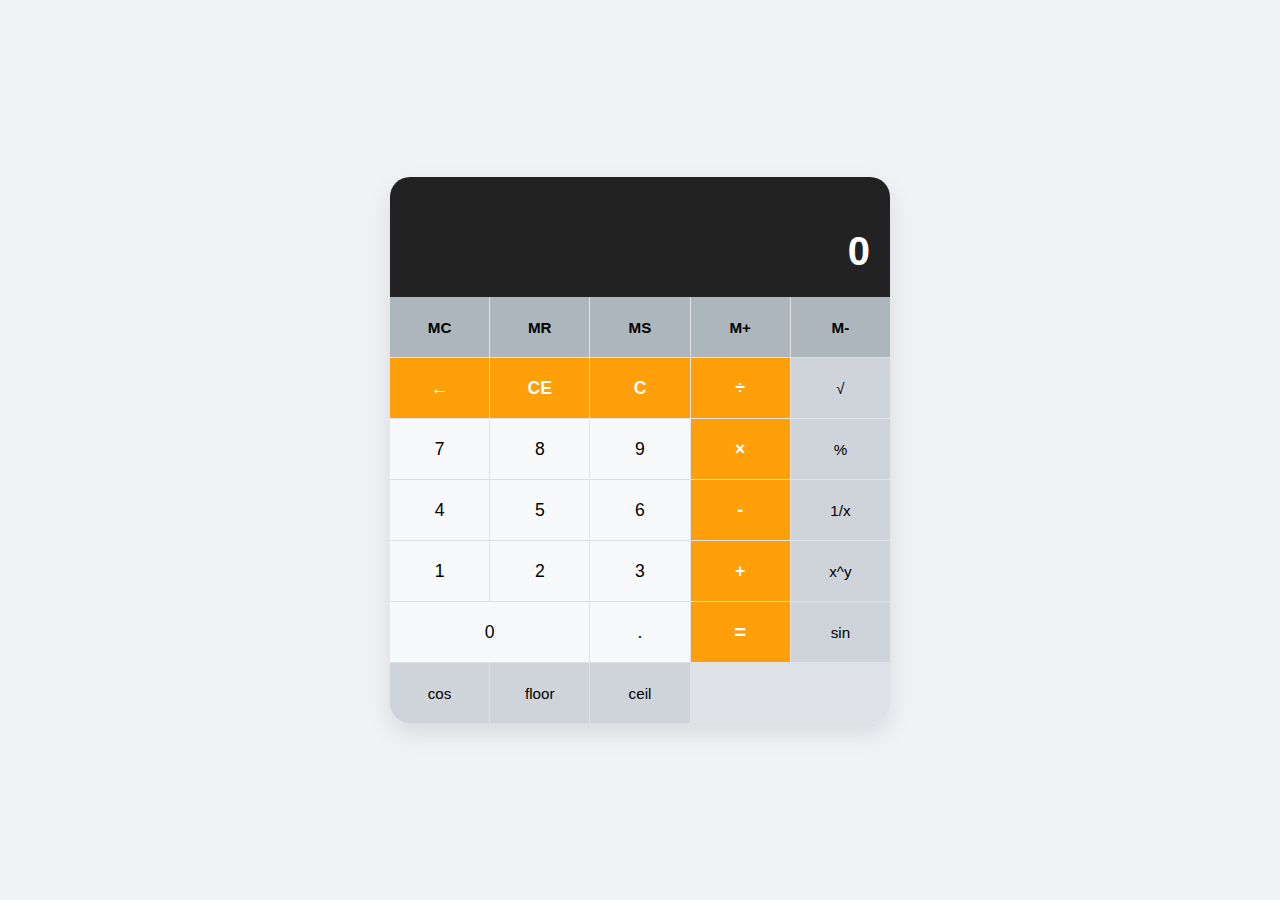
<file: index.html>
<!DOCTYPE html>
<html lang="en">

<head>
	<meta charset="UTF-8">
	<meta name="viewport" content="width=device-width, initial-scale=1.0">
	<title>Modular Calculator</title>
	<link rel="stylesheet" href="css/style.css">
</head>

<body>
	<div class="calculator">
		<div class="display">
			<div class="previous-operand" id="previous-operand"></div>
			<div class="current-operand" id="current-operand">0</div>
		</div>
		<div class="buttons">
			<button class="btn memory" data-action="memory-clear">MC</button>
			<button class="btn memory" data-action="memory-recall">MR</button>
			<button class="btn memory" data-action="memory-store">MS</button>
			<button class="btn memory" data-action="memory-add">M+</button>
			<button class="btn memory" data-action="memory-subtract">M-</button>

			<button class="btn operator" data-action="backspace">←</button>
			<button class="btn operator" data-action="clear-entry">CE</button>
			<button class="btn operator" data-action="clear">C</button>
			<button class="btn operator" data-action="divide">÷</button>
			<button class="btn function" data-action="sqrt">√</button>

			<button class="btn number">7</button>
			<button class="btn number">8</button>
			<button class="btn number">9</button>
			<button class="btn operator" data-action="multiply">×</button>
			<button class="btn function" data-action="modulo">%</button>

			<button class="btn number">4</button>
			<button class="btn number">5</button>
			<button class="btn number">6</button>
			<button class="btn operator" data-action="subtract">-</button>
			<button class="btn function" data-action="reciprocal">1/x</button>

			<button class="btn number">1</button>
			<button class="btn number">2</button>
			<button class="btn number">3</button>
			<button class="btn operator" data-action="add">+</button>
			<button class="btn function" data-action="pow">x^y</button>

			<button class="btn number zero">0</button>
			<button class="btn number">.</button>
			<button class="btn equals" data-action="calculate">=</button>
			<button class="btn function" data-action="sin">sin</button>
			<button class="btn function" data-action="cos">cos</button>

			<button class="btn function" data-action="floor">floor</button>
			<button class="btn function" data-action="ceil">ceil</button>
		</div>
	</div>
	<script src="js/calculator.js"></script>
</body>

</html>
</file>
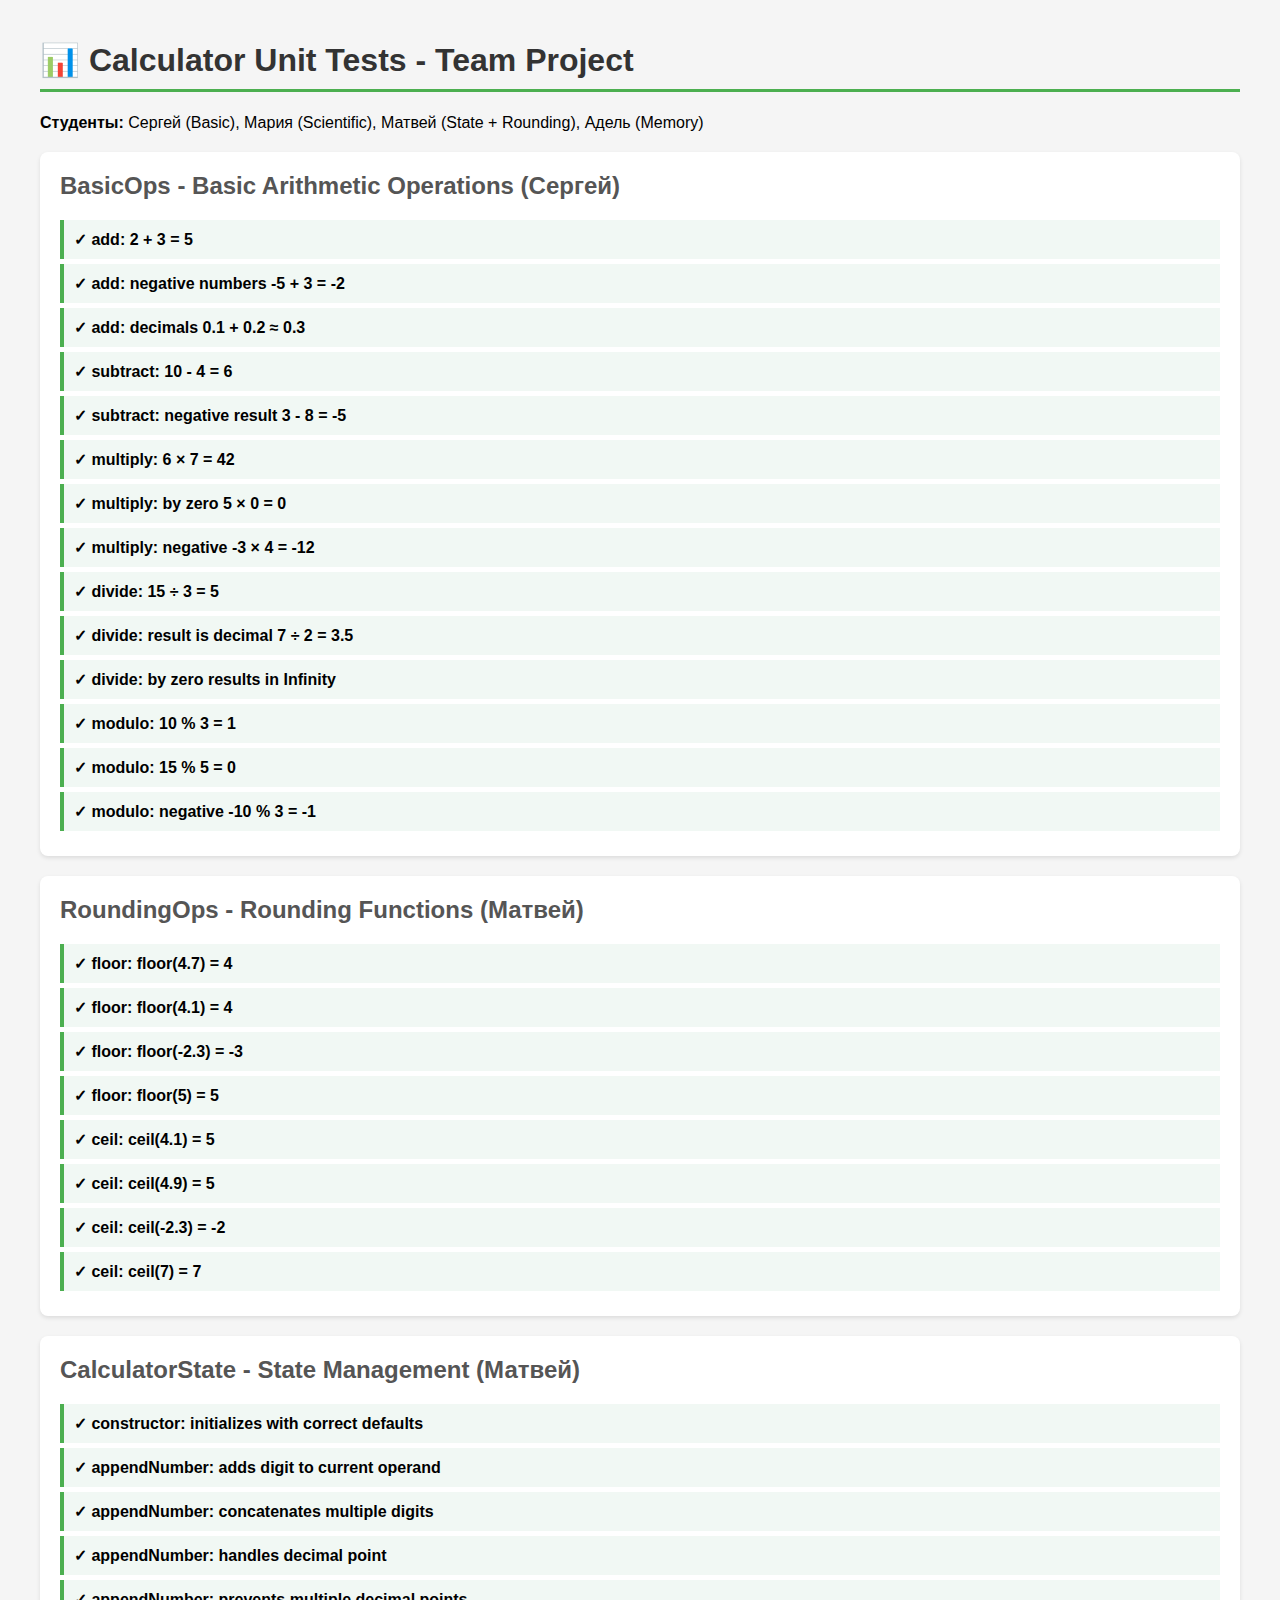
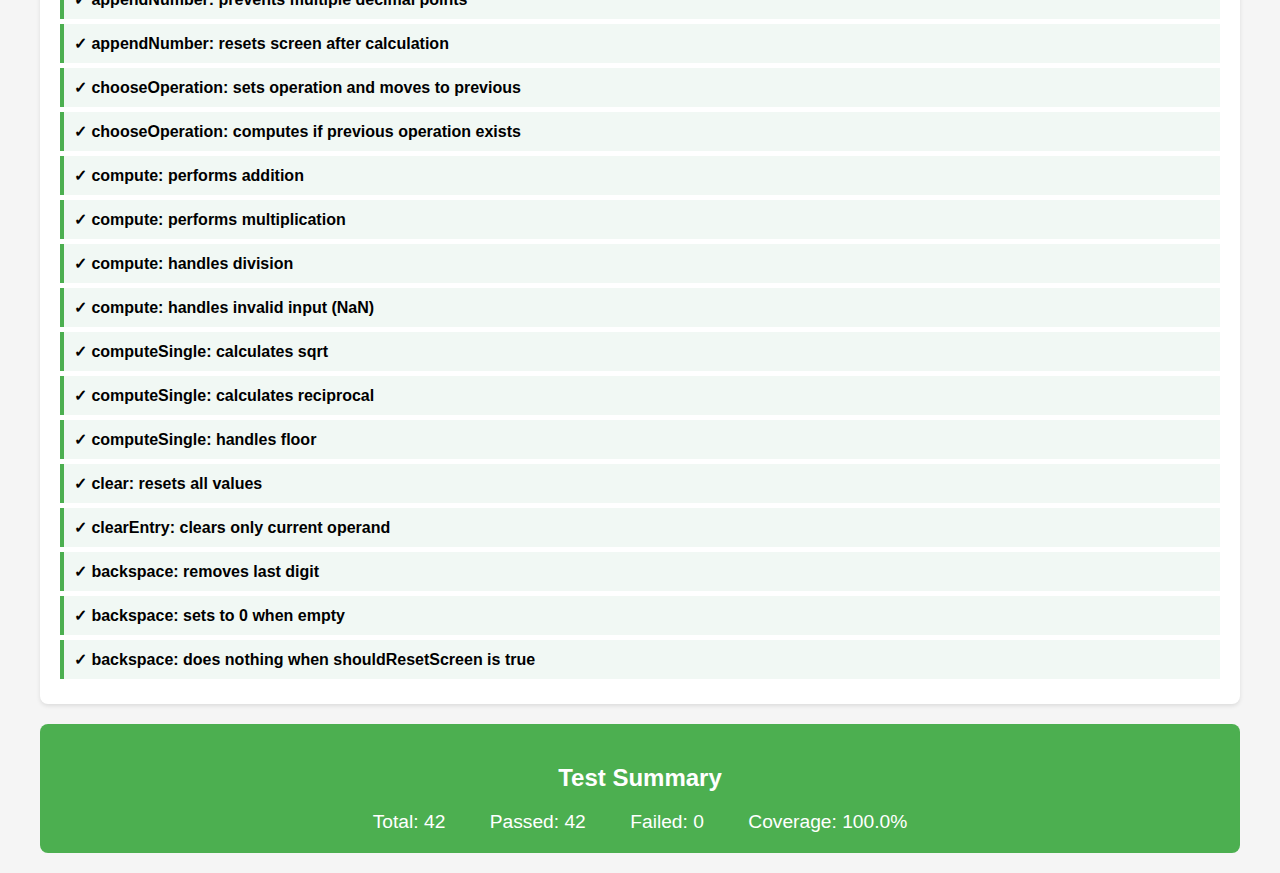
<file: tests/test.html>
<!DOCTYPE html>
<html lang="en">

<head>
	<meta charset="UTF-8">
	<meta name="viewport" content="width=device-width, initial-scale=1.0">
	<title>Calculator Unit Tests - Team Project</title>
	<style>
		body {
			font-family: 'Segoe UI', Tahoma, Geneva, Verdana, sans-serif;
			max-width: 1200px;
			margin: 0 auto;
			padding: 20px;
			background: #f5f5f5;
		}

		h1 {
			color: #333;
			border-bottom: 3px solid #4CAF50;
			padding-bottom: 10px;
		}

		.test-suite {
			background: white;
			margin: 20px 0;
			padding: 20px;
			border-radius: 8px;
			box-shadow: 0 2px 4px rgba(0, 0, 0, 0.1);
		}

		.test-suite h2 {
			color: #555;
			margin-top: 0;
		}

		.test-case {
			padding: 10px;
			margin: 5px 0;
			border-left: 4px solid #ddd;
			background: #fafafa;
		}

		.test-case.pass {
			border-left-color: #4CAF50;
			background: #f1f8f4;
		}

		.test-case.fail {
			border-left-color: #f44336;
			background: #fef5f5;
		}

		.test-name {
			font-weight: bold;
		}

		.test-error {
			color: #f44336;
			margin-top: 5px;
			font-family: monospace;
			font-size: 0.9em;
		}

		.summary {
			background: #2196F3;
			color: white;
			padding: 20px;
			border-radius: 8px;
			margin-top: 20px;
			text-align: center;
		}

		.summary.all-pass {
			background: #4CAF50;
		}

		.summary.has-fail {
			background: #f44336;
		}

		.stat {
			display: inline-block;
			margin: 0 20px;
			font-size: 1.2em;
		}
	</style>
</head>

<body>
	<h1>📊 Calculator Unit Tests - Team Project</h1>
	<p><strong>Студенты:</strong> Сергей (Basic), Мария (Scientific), Матвей (State + Rounding), Адель (Memory)</p>
	<div id="results"></div>
	<div id="summary" class="summary"></div>
	<script src="../js/calculator.js"></script>
	<script src="test_framework.js"></script>

	<script src="sergey_basic_tests.js"></script>
	<script src="matvey_state_tests.js"></script>
</body>

</html>
</file>
<file: css/style.css>
:root {
    --bg-color: #f0f2f5;
    --calc-bg: #ffffff;
    --display-bg: #222;
    --display-text: #fff;
    --btn-bg: #f8f9fa;
    --btn-hover: #e9ecef;
    --btn-active: #dee2e6;
    --operator-bg: #ff9f0a;
    --operator-text: #fff;
    --function-bg: #ced4da;
    --memory-bg: #adb5bd;
}

* {
    box-sizing: border-box;
    font-family: 'Segoe UI', Tahoma, Geneva, Verdana, sans-serif;
}

body {
    margin: 0;
    padding: 0;
    display: flex;
    justify-content: center;
    align-items: center;
    min-height: 100vh;
    background-color: var(--bg-color);
}

.calculator {
    background-color: var(--calc-bg);
    border-radius: 20px;
    box-shadow: 0 10px 25px rgba(0,0,0,0.1);
    width: 500px;
    overflow: hidden;
}

.display {
    background-color: var(--display-bg);
    color: var(--display-text);
    padding: 20px;
    text-align: right;
    display: flex;
    flex-direction: column;
    justify-content: space-around;
    height: 120px;
}

.previous-operand {
    font-size: 1.2rem;
    color: rgba(255, 255, 255, 0.75);
    min-height: 1.5rem;
}

.current-operand {
    font-size: 2.5rem;
    font-weight: bold;
    word-wrap: break-word;
    word-break: break-all;
}

.buttons {
    display: grid;
    grid-template-columns: repeat(5, 1fr);
    gap: 1px;
    background-color: #dee2e6;
}

.btn {
    height: 60px;
    border: none;
    font-size: 1.1rem;
    background-color: var(--btn-bg);
    cursor: pointer;
    transition: background-color 0.2s;
}

.btn:hover {
    background-color: var(--btn-hover);
}

.btn:active {
    background-color: var(--btn-active);
    transform: scale(0.98);
}

.operator {
    background-color: var(--operator-bg);
    color: var(--operator-text);
    font-weight: bold;
}

.operator:hover {
    background-color: #e08d0a;
}

.function {
    background-color: var(--function-bg);
    font-size: 0.95rem;
}

.function:hover {
    background-color: #b8bfc6;
}

.memory {
    background-color: var(--memory-bg);
    font-size: 0.95rem;
    font-weight: bold;
}

.memory:hover {
    background-color: #96a0aa;
}

.equals {
    background-color: var(--operator-bg);
    color: var(--operator-text);
    font-weight: bold;
    font-size: 1.3rem;
}

.equals:hover {
    background-color: #e08d0a;
}

.zero {
    grid-column: span 2;
}
</file>
